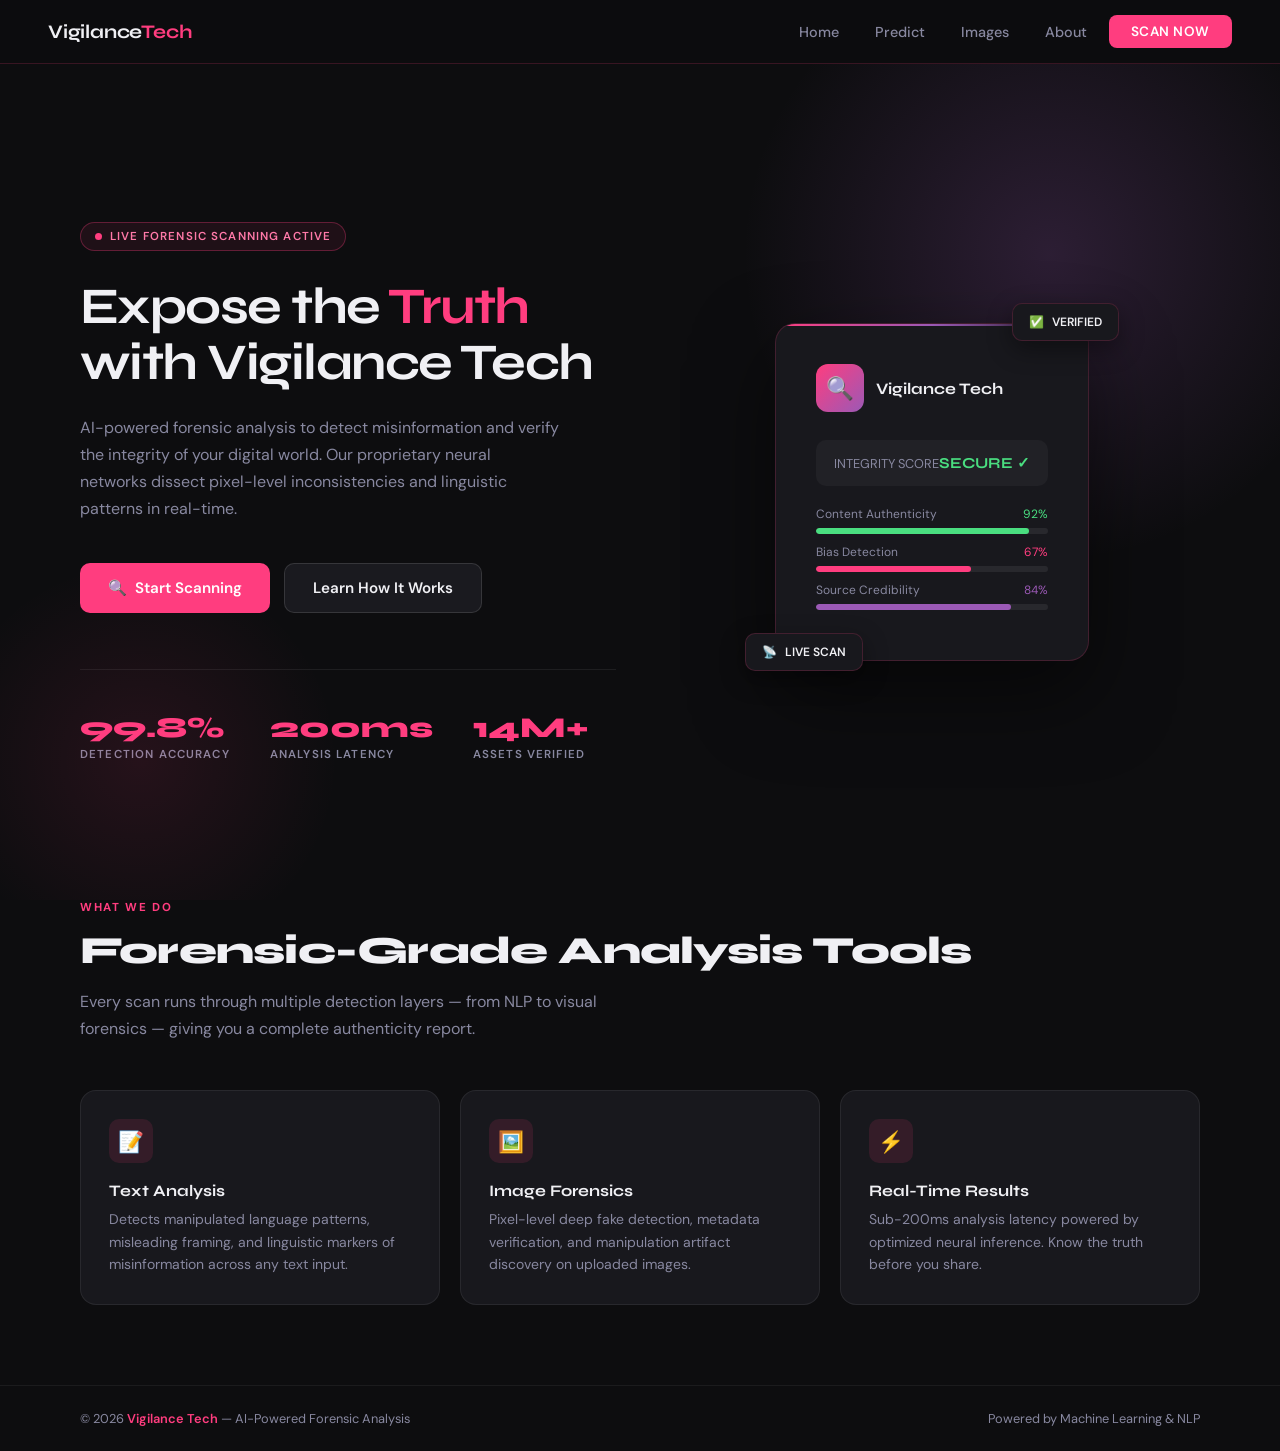
<file: frontend/index.html>
<!DOCTYPE html>
<html lang="en">
<head>
  <meta charset="UTF-8" />
  <meta name="viewport" content="width=device-width, initial-scale=1.0" />
  <title>Vigilance Tech — Home</title>
  <link rel="stylesheet" href="css/global.css" />
  <link rel="stylesheet" href="css/nav.css" />
  <link rel="stylesheet" href="css/home.css" />
</head>
<body>

  <!-- ── NAV ── -->
  <nav>
    <a class="nav-logo" href="index.html">Vigilance<span>Tech</span></a>
    <div class="nav-links">
      <a class="nav-link" id="nav-home"    href="index.html">Home</a>
      <a class="nav-link" id="nav-predict" href="predict.html">Predict</a>
      <a class="nav-link" id="nav-images"  href="images.html">Images</a>
      <a class="nav-link" id="nav-about"   href="about.html">About</a>
      <a class="nav-cta"                   href="predict.html">SCAN NOW</a>
    </div>
  </nav>

  <!-- ── HERO ── -->
  <section class="hero">
    <div class="hero-left">
      <div class="badge">
        <span class="badge-dot"></span> LIVE FORENSIC SCANNING ACTIVE
      </div>
      <h1 class="hero-title">
        Expose the <span class="accent">Truth</span> with Vigilance Tech
      </h1>
      <p class="hero-desc">
        AI-powered forensic analysis to detect misinformation and verify the integrity
        of your digital world. Our proprietary neural networks dissect pixel-level
        inconsistencies and linguistic patterns in real-time.
      </p>
      <div class="hero-btns">
        <a class="btn-primary" href="predict.html">
          <span>🔍</span> Start Scanning
        </a>
        <a class="btn-secondary" href="about.html">
          Learn How It Works
        </a>
      </div>
      <div class="hero-stats">
        <div>
          <div class="stat-val">99.8%</div>
          <div class="stat-label">DETECTION ACCURACY</div>
        </div>
        <div>
          <div class="stat-val">200ms</div>
          <div class="stat-label">ANALYSIS LATENCY</div>
        </div>
        <div>
          <div class="stat-val">14M+</div>
          <div class="stat-label">ASSETS VERIFIED</div>
        </div>
      </div>
    </div>

    <!-- Decorative scan card (right side) -->
    <div class="hero-visual">
      <div style="position:relative;">
        <div class="scan-card">
          <div class="scan-card-logo">
            <div class="logo-icon">🔍</div>
            <span>Vigilance Tech</span>
          </div>
          <div class="integrity-row">
            <span class="integrity-label">INTEGRITY SCORE</span>
            <span class="integrity-val">SECURE ✓</span>
          </div>
          <div class="scan-bar-wrap">
            <div class="scan-bar-label">
              <span>Content Authenticity</span><span style="color:#4ade80">92%</span>
            </div>
            <div class="scan-bar"><div class="scan-bar-fill fill-green"></div></div>

            <div class="scan-bar-label">
              <span>Bias Detection</span><span style="color:var(--pink)">67%</span>
            </div>
            <div class="scan-bar"><div class="scan-bar-fill fill-pink"></div></div>

            <div class="scan-bar-label">
              <span>Source Credibility</span><span style="color:var(--purple)">84%</span>
            </div>
            <div class="scan-bar"><div class="scan-bar-fill fill-purple"></div></div>
          </div>
        </div>
        <div class="floating-badge top-right">✅ <span>VERIFIED</span></div>
        <div class="floating-badge bot-left">📡 <span>LIVE SCAN</span></div>
      </div>
    </div>
  </section>

  <!-- ── FEATURES ── -->
  <section class="features-section">
    <div class="section-label">What We Do</div>
    <h2 class="section-title">Forensic-Grade Analysis Tools</h2>
    <p class="section-desc">
      Every scan runs through multiple detection layers — from NLP to visual forensics —
      giving you a complete authenticity report.
    </p>
    <div class="features-grid">
      <div class="feature-card">
        <div class="feature-icon">📝</div>
        <div class="feature-title">Text Analysis</div>
        <div class="feature-desc">
          Detects manipulated language patterns, misleading framing, and linguistic
          markers of misinformation across any text input.
        </div>
      </div>
      <div class="feature-card">
        <div class="feature-icon">🖼️</div>
        <div class="feature-title">Image Forensics</div>
        <div class="feature-desc">
          Pixel-level deep fake detection, metadata verification, and manipulation
          artifact discovery on uploaded images.
        </div>
      </div>
      <div class="feature-card">
        <div class="feature-icon">⚡</div>
        <div class="feature-title">Real-Time Results</div>
        <div class="feature-desc">
          Sub-200ms analysis latency powered by optimized neural inference.
          Know the truth before you share.
        </div>
      </div>
    </div>
  </section>

  <!-- ── FOOTER ── -->
  <footer>
    <div>© 2026 <span>Vigilance Tech</span> — AI-Powered Forensic Analysis</div>
    <div>Powered by Machine Learning &amp; NLP</div>
  </footer>

  <script src="js/nav.js"></script>
</body>
</html>
</file>
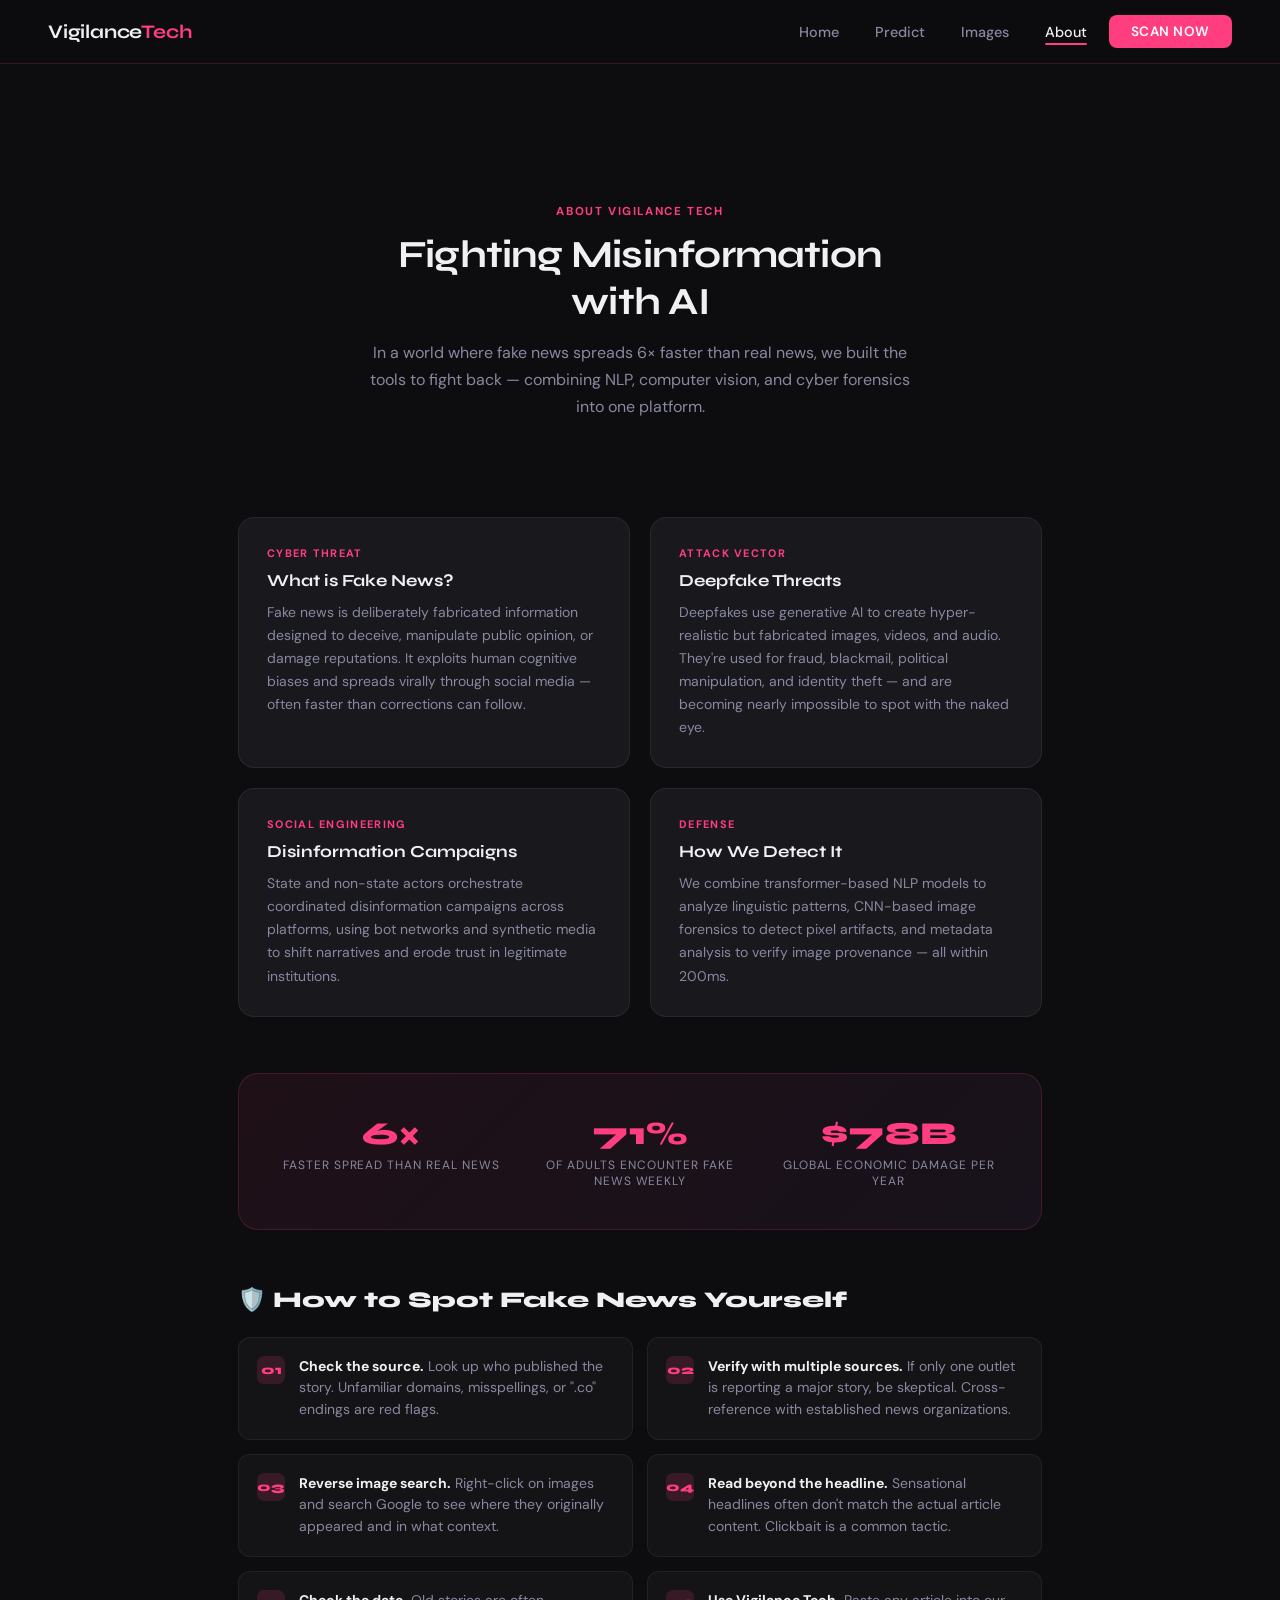
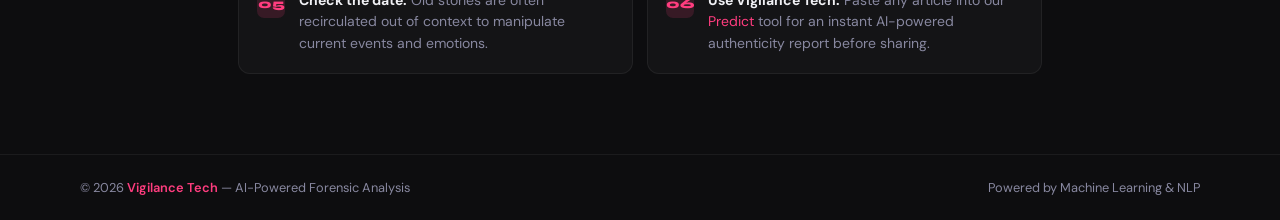
<file: frontend/about.html>
<!DOCTYPE html>
<html lang="en">
<head>
  <meta charset="UTF-8" />
  <meta name="viewport" content="width=device-width, initial-scale=1.0" />
  <title>Vigilance Tech — About</title>
  <link rel="stylesheet" href="css/global.css" />
  <link rel="stylesheet" href="css/nav.css" />
  <link rel="stylesheet" href="css/about.css" />
</head>
<body>

  <!-- ── NAV ── -->
  <nav>
    <a class="nav-logo" href="index.html">Vigilance<span>Tech</span></a>
    <div class="nav-links">
      <a class="nav-link" id="nav-home"    href="index.html">Home</a>
      <a class="nav-link" id="nav-predict" href="predict.html">Predict</a>
      <a class="nav-link" id="nav-images"  href="images.html">Images</a>
      <a class="nav-link" id="nav-about"   href="about.html">About</a>
      <a class="nav-cta"                   href="predict.html">SCAN NOW</a>
    </div>
  </nav>

  <!-- ── ABOUT CONTENT ── -->
  <main class="about-wrap">

    <!-- Header -->
    <div class="about-hero">
      <div class="section-label">About Vigilance Tech</div>
      <h1 class="section-title">Fighting Misinformation<br>with AI</h1>
      <p class="section-desc">
        In a world where fake news spreads 6× faster than real news, we built the tools
        to fight back — combining NLP, computer vision, and cyber forensics into one platform.
      </p>
    </div>

    <!-- Info cards -->
    <div class="info-grid">
      <div class="info-card">
        <div class="info-card-tag">Cyber Threat</div>
        <div class="info-card-title">What is Fake News?</div>
        <div class="info-card-desc">
          Fake news is deliberately fabricated information designed to deceive,
          manipulate public opinion, or damage reputations. It exploits human cognitive
          biases and spreads virally through social media — often faster than corrections
          can follow.
        </div>
      </div>
      <div class="info-card">
        <div class="info-card-tag">Attack Vector</div>
        <div class="info-card-title">Deepfake Threats</div>
        <div class="info-card-desc">
          Deepfakes use generative AI to create hyper-realistic but fabricated images,
          videos, and audio. They're used for fraud, blackmail, political manipulation,
          and identity theft — and are becoming nearly impossible to spot with the naked eye.
        </div>
      </div>
      <div class="info-card">
        <div class="info-card-tag">Social Engineering</div>
        <div class="info-card-title">Disinformation Campaigns</div>
        <div class="info-card-desc">
          State and non-state actors orchestrate coordinated disinformation campaigns
          across platforms, using bot networks and synthetic media to shift narratives
          and erode trust in legitimate institutions.
        </div>
      </div>
      <div class="info-card">
        <div class="info-card-tag">Defense</div>
        <div class="info-card-title">How We Detect It</div>
        <div class="info-card-desc">
          We combine transformer-based NLP models to analyze linguistic patterns,
          CNN-based image forensics to detect pixel artifacts, and metadata analysis
          to verify image provenance — all within 200ms.
        </div>
      </div>
    </div>

    <!-- Stats banner -->
    <div class="stat-banner">
      <div>
        <div class="stat-banner-val">6×</div>
        <div class="stat-banner-label">FASTER SPREAD THAN REAL NEWS</div>
      </div>
      <div>
        <div class="stat-banner-val">71%</div>
        <div class="stat-banner-label">OF ADULTS ENCOUNTER FAKE NEWS WEEKLY</div>
      </div>
      <div>
        <div class="stat-banner-val">$78B</div>
        <div class="stat-banner-label">GLOBAL ECONOMIC DAMAGE PER YEAR</div>
      </div>
    </div>

    <!-- Tips -->
    <div class="tips-section">
      <h3>🛡️ How to Spot Fake News Yourself</h3>
      <div class="tips-grid">
        <div class="tip">
          <div class="tip-num">01</div>
          <div class="tip-text">
            <strong>Check the source.</strong> Look up who published the story.
            Unfamiliar domains, misspellings, or ".co" endings are red flags.
          </div>
        </div>
        <div class="tip">
          <div class="tip-num">02</div>
          <div class="tip-text">
            <strong>Verify with multiple sources.</strong> If only one outlet is
            reporting a major story, be skeptical. Cross-reference with established
            news organizations.
          </div>
        </div>
        <div class="tip">
          <div class="tip-num">03</div>
          <div class="tip-text">
            <strong>Reverse image search.</strong> Right-click on images and search
            Google to see where they originally appeared and in what context.
          </div>
        </div>
        <div class="tip">
          <div class="tip-num">04</div>
          <div class="tip-text">
            <strong>Read beyond the headline.</strong> Sensational headlines often
            don't match the actual article content. Clickbait is a common tactic.
          </div>
        </div>
        <div class="tip">
          <div class="tip-num">05</div>
          <div class="tip-text">
            <strong>Check the date.</strong> Old stories are often recirculated out
            of context to manipulate current events and emotions.
          </div>
        </div>
        <div class="tip">
          <div class="tip-num">06</div>
          <div class="tip-text">
            <strong>Use Vigilance Tech.</strong> Paste any article into our
            <a href="predict.html" style="color:var(--pink);text-decoration:none;">Predict</a>
            tool for an instant AI-powered authenticity report before sharing.
          </div>
        </div>
      </div>
    </div>

  </main>

  <!-- ── FOOTER ── -->
  <footer>
    <div>© 2026 <span>Vigilance Tech</span> — AI-Powered Forensic Analysis</div>
    <div>Powered by Machine Learning &amp; NLP</div>
  </footer>

  <script src="js/nav.js"></script>
</body>
</html>
</file>
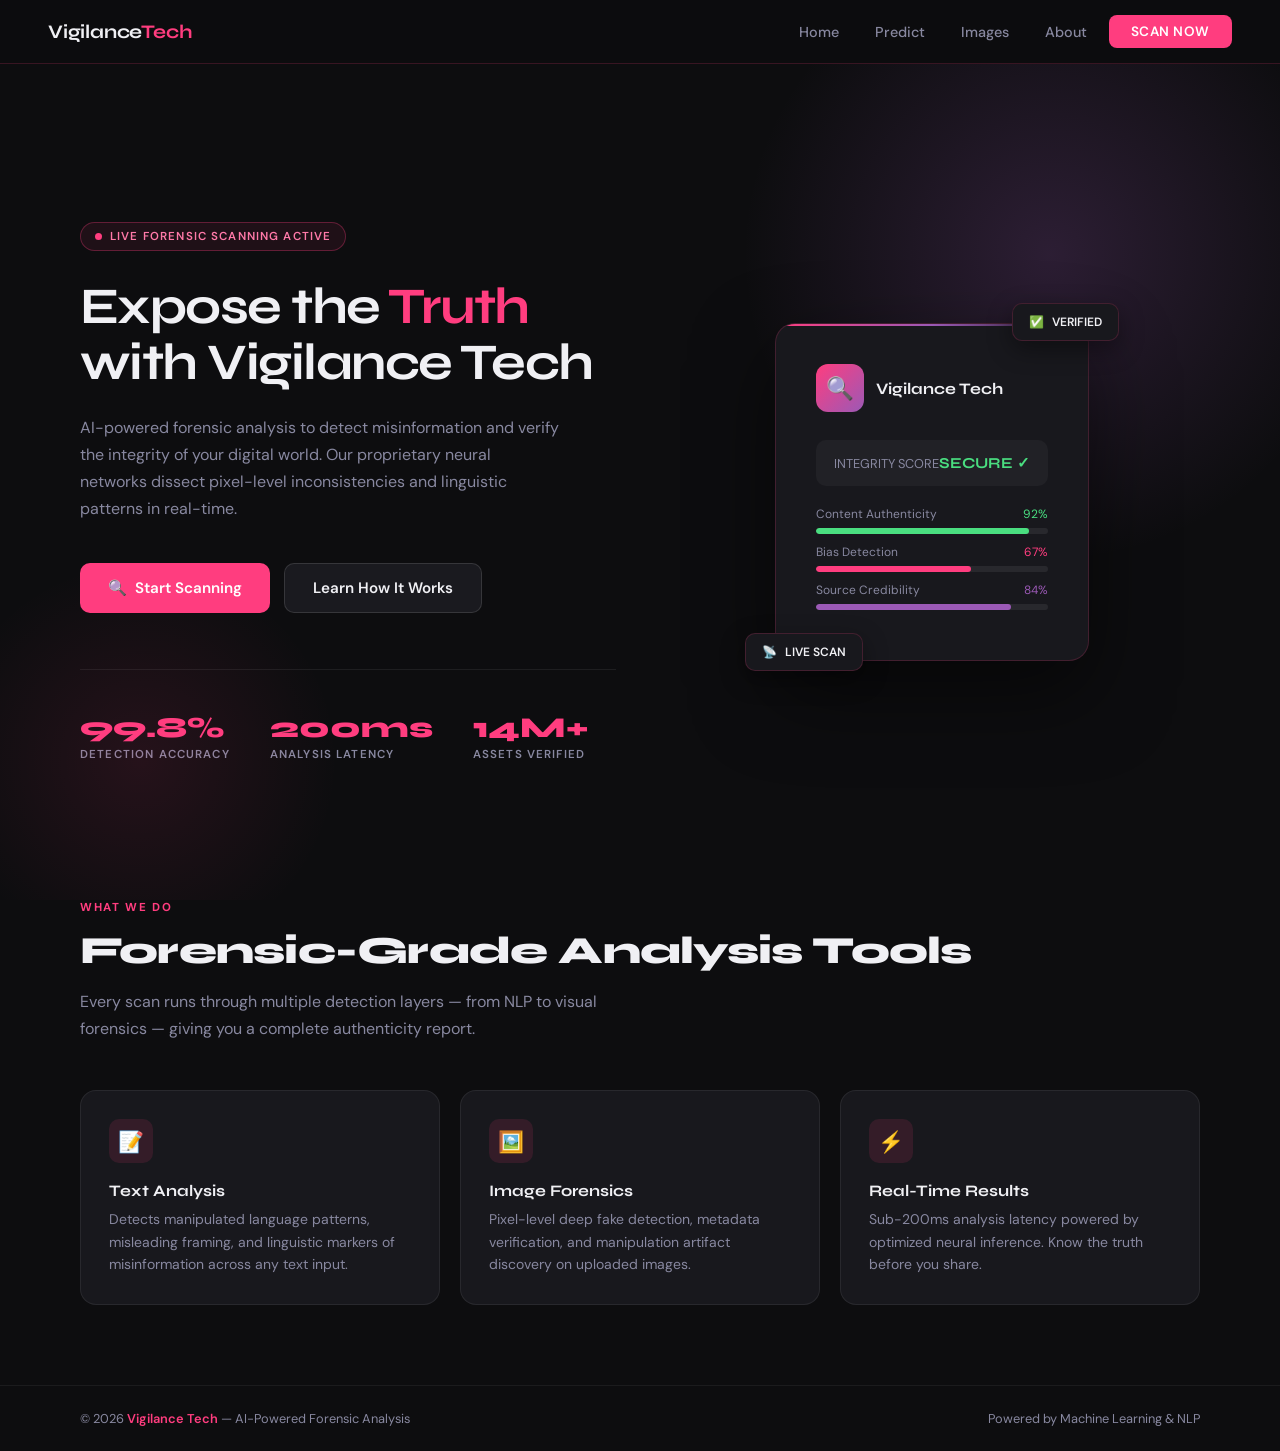
<file: frontend/home.html>
<!DOCTYPE html>
<html lang="en">
<head>
  <meta charset="UTF-8" />
  <meta name="viewport" content="width=device-width, initial-scale=1.0" />
  <title>Vigilance Tech — Home</title>
  <link rel="stylesheet" href="css/global.css" />
  <link rel="stylesheet" href="css/nav.css" />
  <link rel="stylesheet" href="css/home.css" />
</head>
<body>

  <!-- ── NAV ── -->
  <nav>
    <a class="nav-logo" href="home.html">Vigilance<span>Tech</span></a>
    <div class="nav-links">
      <a class="nav-link" id="nav-home"    href="home.html">Home</a>
      <a class="nav-link" id="nav-predict" href="predict.html">Predict</a>
      <a class="nav-link" id="nav-images"  href="images.html">Images</a>
      <a class="nav-link" id="nav-about"   href="about.html">About</a>
      <a class="nav-cta"                   href="predict.html">SCAN NOW</a>
    </div>
  </nav>

  <!-- ── HERO ── -->
  <section class="hero">
    <div class="hero-left">
      <div class="badge">
        <span class="badge-dot"></span> LIVE FORENSIC SCANNING ACTIVE
      </div>
      <h1 class="hero-title">
        Expose the <span class="accent">Truth</span> with Vigilance Tech
      </h1>
      <p class="hero-desc">
        AI-powered forensic analysis to detect misinformation and verify the integrity
        of your digital world. Our proprietary neural networks dissect pixel-level
        inconsistencies and linguistic patterns in real-time.
      </p>
      <div class="hero-btns">
        <a class="btn-primary" href="predict.html">
          <span>🔍</span> Start Scanning
        </a>
        <a class="btn-secondary" href="about.html">
          Learn How It Works
        </a>
      </div>
      <div class="hero-stats">
        <div>
          <div class="stat-val">99.8%</div>
          <div class="stat-label">DETECTION ACCURACY</div>
        </div>
        <div>
          <div class="stat-val">200ms</div>
          <div class="stat-label">ANALYSIS LATENCY</div>
        </div>
        <div>
          <div class="stat-val">14M+</div>
          <div class="stat-label">ASSETS VERIFIED</div>
        </div>
      </div>
    </div>

    <!-- Decorative scan card (right side) -->
    <div class="hero-visual">
      <div style="position:relative;">
        <div class="scan-card">
          <div class="scan-card-logo">
            <div class="logo-icon">🔍</div>
            <span>Vigilance Tech</span>
          </div>
          <div class="integrity-row">
            <span class="integrity-label">INTEGRITY SCORE</span>
            <span class="integrity-val">SECURE ✓</span>
          </div>
          <div class="scan-bar-wrap">
            <div class="scan-bar-label">
              <span>Content Authenticity</span><span style="color:#4ade80">92%</span>
            </div>
            <div class="scan-bar"><div class="scan-bar-fill fill-green"></div></div>

            <div class="scan-bar-label">
              <span>Bias Detection</span><span style="color:var(--pink)">67%</span>
            </div>
            <div class="scan-bar"><div class="scan-bar-fill fill-pink"></div></div>

            <div class="scan-bar-label">
              <span>Source Credibility</span><span style="color:var(--purple)">84%</span>
            </div>
            <div class="scan-bar"><div class="scan-bar-fill fill-purple"></div></div>
          </div>
        </div>
        <div class="floating-badge top-right">✅ <span>VERIFIED</span></div>
        <div class="floating-badge bot-left">📡 <span>LIVE SCAN</span></div>
      </div>
    </div>
  </section>

  <!-- ── FEATURES ── -->
  <section class="features-section">
    <div class="section-label">What We Do</div>
    <h2 class="section-title">Forensic-Grade Analysis Tools</h2>
    <p class="section-desc">
      Every scan runs through multiple detection layers — from NLP to visual forensics —
      giving you a complete authenticity report.
    </p>
    <div class="features-grid">
      <div class="feature-card">
        <div class="feature-icon">📝</div>
        <div class="feature-title">Text Analysis</div>
        <div class="feature-desc">
          Detects manipulated language patterns, misleading framing, and linguistic
          markers of misinformation across any text input.
        </div>
      </div>
      <div class="feature-card">
        <div class="feature-icon">🖼️</div>
        <div class="feature-title">Image Forensics</div>
        <div class="feature-desc">
          Pixel-level deep fake detection, metadata verification, and manipulation
          artifact discovery on uploaded images.
        </div>
      </div>
      <div class="feature-card">
        <div class="feature-icon">⚡</div>
        <div class="feature-title">Real-Time Results</div>
        <div class="feature-desc">
          Sub-200ms analysis latency powered by optimized neural inference.
          Know the truth before you share.
        </div>
      </div>
    </div>
  </section>

  <!-- ── FOOTER ── -->
  <footer>
    <div>© 2026 <span>Vigilance Tech</span> — AI-Powered Forensic Analysis</div>
    <div>Powered by Machine Learning &amp; NLP</div>
  </footer>

  <script src="js/nav.js"></script>
</body>
</html>
</file>
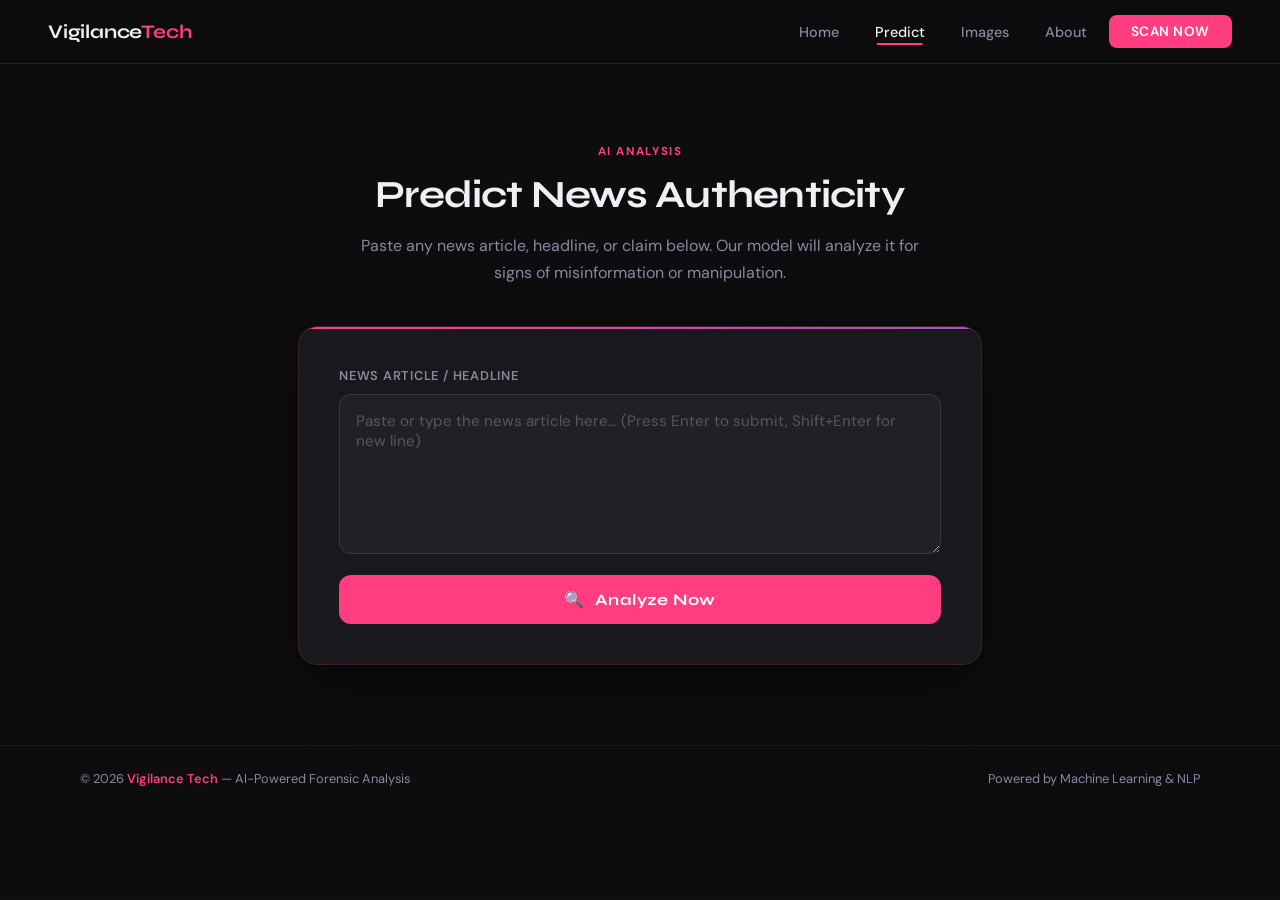
<file: frontend/predict.html>
<!DOCTYPE html>
<html lang="en">
<head>
  <meta charset="UTF-8" />
  <meta name="viewport" content="width=device-width, initial-scale=1.0" />
  <title>Vigilance Tech — Predict</title>
  <link rel="stylesheet" href="css/global.css" />
  <link rel="stylesheet" href="css/nav.css" />
  <link rel="stylesheet" href="css/predict.css" />
</head>
<body>

  <!-- ── NAV ── -->
  <nav>
    <a class="nav-logo" href="index.html">Vigilance<span>Tech</span></a>
    <div class="nav-links">
      <a class="nav-link" id="nav-home"    href="index.html">Home</a>
      <a class="nav-link" id="nav-predict" href="predict.html">Predict</a>
      <a class="nav-link" id="nav-images"  href="images.html">Images</a>
      <a class="nav-link" id="nav-about"   href="about.html">About</a>
      <a class="nav-cta"                   href="predict.html">SCAN NOW</a>
    </div>
  </nav>

  <!-- ── PREDICT CONTENT ── -->
  <main class="predict-wrap">
    <div class="section-label">AI Analysis</div>
    <h1 class="section-title">Predict News Authenticity</h1>
    <p class="section-desc">
      Paste any news article, headline, or claim below. Our model will analyze it
      for signs of misinformation or manipulation.
    </p>

    <!-- Input card -->
    <div class="predict-card">
      <label for="newsText">NEWS ARTICLE / HEADLINE</label>
      <textarea
        id="newsText"
        placeholder="Paste or type the news article here… (Press Enter to submit, Shift+Enter for new line)"
      ></textarea>
      <button class="predict-submit" id="analyzeBtn" onclick="analyzeText()">
        <span>🔍</span> Analyze Now
      </button>
    </div>

    <!-- Spinner -->
    <div class="spinner-wrap" id="spinnerWrap">
      <div class="spinner"></div>
      <span style="color:var(--muted);font-size:.9rem;">Analyzing content…</span>
    </div>

    <!-- Result box -->
    <div class="result-box" id="resultBox">
      <div class="result-label" id="resultLabel"></div>
      <div class="result-detail" id="resultDetail"></div>

      <!-- Confidence bar -->
      <div class="confidence-bar-wrap">
        <div class="confidence-meta">
          <span>Confidence</span>
          <span id="confVal"></span>
        </div>
        <div class="confidence-bar">
          <div class="confidence-fill" id="confFill" style="width:0%"></div>
        </div>
      </div>

      <!-- Probability breakdown (shown when backend returns probabilities) -->
      <div class="probabilities" id="probSection" style="display:none;">
        <h4>DETAILED PROBABILITIES</h4>
        <div class="probability-item">
          <div style="flex:1;">
            <div class="probability-label">🚨 Fake News Probability</div>
            <div class="probability-bar-container">
              <div class="probability-bar-fill" id="fakeBar" style="width:0%"></div>
            </div>
          </div>
          <div class="probability-value" id="fakeVal">—</div>
        </div>
        <div class="probability-item">
          <div style="flex:1;">
            <div class="probability-label">✅ Real News Probability</div>
            <div class="probability-bar-container">
              <div class="probability-bar-fill" id="realBar" style="width:0%;background:#4ade80;"></div>
            </div>
          </div>
          <div class="probability-value" id="realVal">—</div>
        </div>
      </div>
    </div>
  </main>

  <!-- ── FOOTER ── -->
  <footer>
    <div>© 2026 <span>Vigilance Tech</span> — AI-Powered Forensic Analysis</div>
    <div>Powered by Machine Learning &amp; NLP</div>
  </footer>

  <script src="js/nav.js"></script>
  <script src="js/predict.js"></script>
</body>
</html>
</file>
<file: frontend/css/global.css>
/* ═══════════════════════════════════════
   global.css — shared tokens & base styles
   ═══════════════════════════════════════ */

@import url('https://fonts.googleapis.com/css2?family=Syne:wght@400;600;700;800&family=DM+Sans:wght@300;400;500&display=swap');

*, *::before, *::after { box-sizing: border-box; margin: 0; padding: 0; }

:root {
  --pink:       #ff3d7f;
  --pink-light: #ff79a8;
  --purple:     #9b59b6;
  --purple-dim: #6c3483;
  --bg:         #0d0d0f;
  --bg2:        #131316;
  --bg3:        #1a1a1f;
  --card:       #18181d;
  --border:     rgba(255,61,127,0.18);
  --text:       #f0f0f4;
  --muted:      #8888a0;
  --font-head:  'Syne', sans-serif;
  --font-body:  'DM Sans', sans-serif;
}

html { scroll-behavior: smooth; }

body {
  background: var(--bg);
  color: var(--text);
  font-family: var(--font-body);
  min-height: 100vh;
  overflow-x: hidden;
}

@keyframes fadeIn {
  from { opacity: 0; transform: translateY(12px); }
  to   { opacity: 1; transform: none; }
}
.page-anim { animation: fadeIn 0.35s ease; }

/* ── Shared section headings ── */
.section-label {
  font-size: .72rem; letter-spacing: .14em; color: var(--pink);
  font-weight: 700; text-transform: uppercase; margin-bottom: 12px;
}
.section-title {
  font-family: var(--font-head); font-size: clamp(1.8rem, 3vw, 2.6rem);
  font-weight: 800; letter-spacing: -.02em; margin-bottom: 14px;
}
.section-desc {
  color: var(--muted); font-size: 1rem; line-height: 1.7; max-width: 560px;
}

/* ── Shared buttons ── */
.btn-primary {
  display: inline-flex; align-items: center; gap: 8px;
  background: var(--pink); color: #fff; border: none; cursor: pointer;
  padding: 14px 28px; border-radius: 10px; font-family: var(--font-body);
  font-size: .95rem; font-weight: 600; transition: background .2s, transform .15s;
  text-decoration: none;
}
.btn-primary:hover { background: #e0346d; transform: translateY(-2px); }

.btn-secondary {
  display: inline-flex; align-items: center; gap: 8px;
  background: var(--bg3); color: var(--text); border: 1px solid rgba(255,255,255,.12);
  cursor: pointer; padding: 14px 28px; border-radius: 10px; font-family: var(--font-body);
  font-size: .95rem; font-weight: 600; transition: border-color .2s, transform .15s;
  text-decoration: none;
}
.btn-secondary:hover { border-color: var(--pink-light); transform: translateY(-2px); }

/* ── Footer ── */
footer {
  border-top: 1px solid rgba(255,255,255,.06); padding: 24px 80px;
  display: flex; align-items: center; justify-content: space-between;
  font-size: .8rem; color: var(--muted);
}
footer span { color: var(--pink); font-weight: 600; }

@media (max-width: 900px) {
  footer { flex-direction: column; gap: 8px; padding: 20px 24px; text-align: center; }
}
</file>
<file: frontend/css/nav.css>
/* ═══════════════════
   nav.css
   ═══════════════════ */

nav {
  position: sticky; top: 0; z-index: 100;
  display: flex; align-items: center; justify-content: space-between;
  padding: 0 48px; height: 64px;
  background: rgba(13,13,15,0.85);
  backdrop-filter: blur(18px);
  border-bottom: 1px solid var(--border);
}

.nav-logo {
  font-family: var(--font-head); font-size: 1.2rem; font-weight: 700;
  color: var(--text); letter-spacing: -.01em; cursor: pointer;
  text-decoration: none;
}
.nav-logo span { color: var(--pink); }

.nav-links { display: flex; gap: 8px; align-items: center; }

.nav-link {
  font-family: var(--font-body); font-size: .9rem; font-weight: 500;
  color: var(--muted); background: none; border: none; cursor: pointer;
  padding: 6px 14px; border-radius: 6px; transition: color .2s, background .2s;
  position: relative; text-decoration: none;
}
.nav-link::after {
  content: ''; position: absolute; bottom: 2px; left: 50%; transform: translateX(-50%);
  width: 0; height: 2px; background: var(--pink); border-radius: 2px; transition: width .2s;
}
.nav-link:hover { color: var(--text); }
.nav-link.active { color: var(--text); }
.nav-link.active::after { width: 60%; }

.nav-cta {
  background: var(--pink); color: #fff; border: none; cursor: pointer;
  padding: 8px 22px; border-radius: 8px; font-family: var(--font-body);
  font-size: .85rem; font-weight: 600; letter-spacing: .04em;
  transition: background .2s, transform .15s; text-decoration: none;
}
.nav-cta:hover { background: #e0346d; transform: translateY(-1px); }

@media (max-width: 900px) {
  nav { padding: 0 20px; }
  .nav-links { gap: 2px; }
  .nav-link { padding: 6px 8px; font-size: .8rem; }
  .nav-cta { padding: 7px 14px; font-size: .78rem; }
}
</file>
<file: frontend/css/home.css>
/* ═══════════════════
   home.css
   ═══════════════════ */

/* ── Hero ── */
.hero {
  display: grid; grid-template-columns: 1fr 1fr;
  align-items: center; gap: 48px;
  padding: 80px 80px 60px;
  min-height: calc(100vh - 64px);
  position: relative; overflow: hidden;
}
.hero::before {
  content: '';
  position: absolute; top: -120px; right: -80px;
  width: 620px; height: 620px; border-radius: 50%;
  background: radial-gradient(circle, rgba(155,89,182,.22) 0%, transparent 70%);
  pointer-events: none;
}
.hero::after {
  content: '';
  position: absolute; bottom: -60px; left: -60px;
  width: 400px; height: 400px; border-radius: 50%;
  background: radial-gradient(circle, rgba(255,61,127,.1) 0%, transparent 70%);
  pointer-events: none;
}

/* Badge */
.badge {
  display: inline-flex; align-items: center; gap: 8px;
  background: rgba(255,61,127,.08); border: 1px solid rgba(255,61,127,.3);
  padding: 6px 14px; border-radius: 20px; margin-bottom: 28px;
  font-size: .72rem; font-weight: 600; letter-spacing: .1em; color: var(--pink-light);
}
.badge-dot {
  width: 7px; height: 7px; border-radius: 50%; background: var(--pink);
  animation: pulse 1.6s ease-in-out infinite;
}
@keyframes pulse { 0%,100%{opacity:1;transform:scale(1)} 50%{opacity:.5;transform:scale(.8)} }

/* Hero text */
.hero-title {
  font-family: var(--font-head); font-size: clamp(2.4rem, 4vw, 3.6rem);
  font-weight: 700; line-height: 1.08; letter-spacing: -.03em; margin-bottom: 24px;
}
.hero-title .accent { color: var(--pink); }
.hero-desc { font-size: 1rem; color: var(--muted); line-height: 1.7; max-width: 480px; margin-bottom: 40px; }
.hero-btns { display: flex; gap: 14px; flex-wrap: wrap; }

/* Hero stats */
.hero-stats {
  display: flex; gap: 40px; margin-top: 56px; padding-top: 40px;
  border-top: 1px solid rgba(255,255,255,.07);
}
.stat-val { font-family: var(--font-head); font-size: 1.8rem; font-weight: 800; color: var(--pink); margin-bottom: 2px; }
.stat-label { font-size: .72rem; letter-spacing: .1em; color: var(--muted); font-weight: 600; }

/* Hero visual */
.hero-visual { display: flex; justify-content: center; align-items: center; position: relative; }

.scan-card {
  background: var(--card); border: 1px solid var(--border);
  border-radius: 20px; padding: 40px; width: 100%; max-width: 380px;
  box-shadow: 0 32px 80px rgba(0,0,0,.5); position: relative; overflow: hidden;
}
.scan-card::before {
  content: ''; position: absolute; top: 0; left: 0; right: 0; height: 2px;
  background: linear-gradient(90deg, var(--pink), var(--purple), transparent);
}
.scan-card-logo { display: flex; align-items: center; gap: 12px; margin-bottom: 28px; }
.logo-icon {
  width: 48px; height: 48px; border-radius: 12px;
  background: linear-gradient(135deg, var(--pink), var(--purple));
  display: flex; align-items: center; justify-content: center; font-size: 1.4rem;
}
.scan-card-logo span { font-family: var(--font-head); font-size: 1rem; font-weight: 700; }
.integrity-row {
  display: flex; justify-content: space-between; align-items: center;
  background: rgba(255,255,255,.04); border-radius: 10px; padding: 14px 18px; margin-bottom: 12px;
}
.integrity-label { font-size: .8rem; color: var(--muted); }
.integrity-val { font-family: var(--font-head); font-size: .95rem; font-weight: 700; color: #4ade80; }
.scan-bar-wrap { margin-top: 20px; }
.scan-bar-label { font-size: .75rem; color: var(--muted); margin-bottom: 6px; display: flex; justify-content: space-between; }
.scan-bar { height: 6px; border-radius: 3px; background: rgba(255,255,255,.07); overflow: hidden; margin-bottom: 10px; }
.scan-bar-fill { height: 100%; border-radius: 3px; }
.fill-green  { background: #4ade80; width: 92%; }
.fill-pink   { background: var(--pink); width: 67%; }
.fill-purple { background: var(--purple); width: 84%; }

.floating-badge {
  position: absolute; background: var(--card); border: 1px solid var(--border);
  border-radius: 10px; padding: 10px 16px; font-size: .75rem; font-weight: 600;
  display: flex; align-items: center; gap: 8px; box-shadow: 0 8px 24px rgba(0,0,0,.4);
  animation: float 3s ease-in-out infinite;
}
.floating-badge.top-right { top: -20px; right: -30px; animation-delay: 0s; }
.floating-badge.bot-left  { bottom: -10px; left: -30px; animation-delay: 1.5s; }
@keyframes float { 0%,100%{transform:translateY(0)} 50%{transform:translateY(-8px)} }

/* ── Features section ── */
.features-section { padding: 0 80px 80px; }

.features-grid { display: grid; grid-template-columns: repeat(3,1fr); gap: 20px; margin-top: 48px; }

.feature-card {
  background: var(--card); border: 1px solid rgba(255,255,255,.07);
  border-radius: 16px; padding: 28px; transition: border-color .25s, transform .25s;
}
.feature-card:hover { border-color: var(--border); transform: translateY(-4px); }
.feature-icon {
  width: 44px; height: 44px; border-radius: 10px;
  background: rgba(255,61,127,.12); display: flex; align-items: center;
  justify-content: center; font-size: 1.3rem; margin-bottom: 18px;
}
.feature-title { font-family: var(--font-head); font-size: 1rem; font-weight: 700; margin-bottom: 8px; }
.feature-desc { font-size: .875rem; color: var(--muted); line-height: 1.6; }

@media (max-width: 900px) {
  .hero { grid-template-columns: 1fr; padding: 48px 24px 40px; }
  .hero-visual { display: none; }
  .features-section { padding: 0 24px 48px; }
  .features-grid { grid-template-columns: 1fr; }
}
</file>
<file: frontend/css/about.css>
/* ============================================
   about.css — About / cyber security info page
   ============================================ */

.about-wrap {
  max-width: 900px;
  margin: 0 auto;
  padding: 80px 48px;
  animation: fadeIn .35s ease;
}

/* ── Page hero header ── */
.about-hero {
  text-align: center;
  padding: 60px 0 48px;
}
.about-hero .section-title {
  font-weight: 700;
}
.about-hero .section-desc {
  margin: 0 auto;
}

/* ── Info cards grid ── */
.info-grid {
  display: grid;
  grid-template-columns: 1fr 1fr;
  gap: 20px;
  margin-top: 48px;
}

.info-card {
  background: var(--card);
  border: 1px solid rgba(255,255,255,.07);
  border-radius: 16px;
  padding: 28px;
  transition: border-color .25s, transform .2s;
}
.info-card:hover {
  border-color: var(--border);
  transform: translateY(-3px);
}

.info-card-tag {
  font-size: .68rem;
  letter-spacing: .12em;
  color: var(--pink);
  font-weight: 700;
  text-transform: uppercase;
  margin-bottom: 10px;
}
.info-card-title {
  font-family: var(--font-head);
  font-size: 1.05rem;
  font-weight: 700;
  margin-bottom: 10px;
}
.info-card-desc {
  font-size: .875rem;
  color: var(--muted);
  line-height: 1.65;
}

/* ── Stat banner ── */
.stat-banner {
  margin-top: 56px;
  background: linear-gradient(135deg, rgba(255,61,127,.08), rgba(155,89,182,.08));
  border: 1px solid var(--border);
  border-radius: 20px;
  padding: 40px;
  display: grid;
  grid-template-columns: repeat(3, 1fr);
  gap: 24px;
  text-align: center;
}
.stat-banner-val {
  font-family: var(--font-head);
  font-size: 2rem;
  font-weight: 800;
  color: var(--pink);
}
.stat-banner-label {
  font-size: .75rem;
  color: var(--muted);
  letter-spacing: .08em;
  margin-top: 4px;
}

/* ── Tips section ── */
.tips-section { margin-top: 56px; }

.tips-section h3 {
  font-family: var(--font-head);
  font-size: 1.4rem;
  font-weight: 800;
  margin-bottom: 24px;
  color: var(--text);
}

.tips-grid {
  display: grid;
  grid-template-columns: repeat(2, 1fr);
  gap: 14px;
}

.tip {
  display: flex;
  gap: 14px;
  align-items: flex-start;
  background: rgba(255,255,255,.03);
  border-radius: 12px;
  padding: 18px;
  border: 1px solid rgba(255,255,255,.06);
  transition: border-color .2s;
}
.tip:hover { border-color: rgba(255,61,127,.2); }

.tip-num {
  min-width: 28px;
  height: 28px;
  border-radius: 7px;
  background: rgba(255,61,127,.15);
  color: var(--pink);
  display: flex;
  align-items: center;
  justify-content: center;
  font-family: var(--font-head);
  font-size: .8rem;
  font-weight: 800;
}

.tip-text {
  font-size: .875rem;
  color: var(--muted);
  line-height: 1.55;
}
.tip-text strong { color: var(--text); }

/* ── Responsive ── */
@media (max-width: 900px) {
  .about-wrap    { padding: 48px 24px; }
  .info-grid     { grid-template-columns: 1fr; }
  .stat-banner   { grid-template-columns: 1fr; }
  .tips-grid     { grid-template-columns: 1fr; }
}
</file>
<file: frontend/css/predict.css>
/* ═══════════════════
   predict.css
   ═══════════════════ */

.predict-wrap {
  max-width: 780px; margin: 0 auto; padding: 80px 48px;
}
.predict-wrap .section-label,
.predict-wrap .section-title { font-weight: 700; text-align: center; }
.predict-wrap .section-desc  { text-align: center; margin: 0 auto 40px; }

.predict-card {
  background: var(--card); border: 1px solid var(--border);
  border-radius: 20px; padding: 40px;
  box-shadow: 0 20px 60px rgba(0,0,0,.4);
  position: relative; overflow: hidden;
}
.predict-card::before {
  content: ''; position: absolute; top: 0; left: 0; right: 0; height: 2px;
  background: linear-gradient(90deg, var(--pink), var(--purple));
}
.predict-card label {
  display: block; font-size: .8rem; font-weight: 600;
  letter-spacing: .06em; color: var(--muted); margin-bottom: 10px;
}
.predict-card textarea {
  width: 100%; background: rgba(255,255,255,.04);
  border: 1px solid rgba(255,255,255,.1); border-radius: 12px;
  padding: 16px; color: var(--text); font-family: var(--font-body);
  font-size: .95rem; resize: vertical; min-height: 160px;
  outline: none; transition: border-color .2s;
}
.predict-card textarea:focus   { border-color: var(--pink); }
.predict-card textarea::placeholder { color: #555566; }

.predict-submit {
  margin-top: 16px; width: 100%;
  background: var(--pink); color: #fff; border: none; cursor: pointer;
  padding: 15px; border-radius: 12px; font-family: var(--font-head);
  font-size: 1rem; font-weight: 700; letter-spacing: .03em;
  transition: background .2s, transform .15s;
  display: flex; align-items: center; justify-content: center; gap: 10px;
}
.predict-submit:hover    { background: #e0346d; transform: translateY(-2px); }
.predict-submit:disabled { background: #555; cursor: not-allowed; transform: none; }

/* ── Spinner ── */
.spinner-wrap {
  display: none; justify-content: center; align-items: center;
  gap: 12px; margin-top: 20px;
}
.spinner {
  width: 22px; height: 22px; border-radius: 50%;
  border: 3px solid rgba(255,255,255,.1); border-top-color: var(--pink);
  animation: spin .7s linear infinite;
}
@keyframes spin { to { transform: rotate(360deg); } }

/* ── Result box ── */
.result-box {
  margin-top: 24px; border-radius: 14px; padding: 24px 28px;
  border: 1px solid; display: none; animation: fadeIn .3s ease;
}
.result-box.real  { border-color: #4ade8055; background: rgba(74,222,128,.07); }
.result-box.fake  { border-color: rgba(255,61,127,.4); background: rgba(255,61,127,.07); }
.result-box.error { border-color: rgba(251,191,36,.4); background: rgba(251,191,36,.07); }

.result-label {
  font-family: var(--font-head); font-size: 1.3rem; font-weight: 800;
  display: flex; align-items: center; gap: 10px; margin-bottom: 8px;
}
.real  .result-label { color: #4ade80; }
.fake  .result-label { color: var(--pink); }
.error .result-label { color: #fbbf24; }
.result-detail { font-size: .9rem; color: var(--muted); line-height: 1.6; }

.confidence-bar-wrap { margin-top: 16px; }
.confidence-meta {
  display: flex; justify-content: space-between;
  font-size: .78rem; color: var(--muted); margin-bottom: 6px;
}
.confidence-bar { height: 8px; border-radius: 4px; background: rgba(255,255,255,.07); overflow: hidden; }
.confidence-fill { height: 100%; border-radius: 4px; transition: width .8s ease; }
.real  .confidence-fill { background: #4ade80; }
.fake  .confidence-fill { background: var(--pink); }

/* ── Probability bars (from your original script.js) ── */
.probabilities { margin-top: 20px; }
.probabilities h4 {
  font-family: var(--font-head); font-size: .9rem; font-weight: 700;
  color: var(--muted); letter-spacing: .06em; margin-bottom: 14px;
}
.probability-item {
  display: flex; align-items: center; justify-content: space-between;
  gap: 16px; margin-bottom: 12px;
}
.probability-label { font-size: .8rem; color: var(--muted); margin-bottom: 6px; }
.probability-bar-container {
  height: 6px; border-radius: 3px; background: rgba(255,255,255,.07);
  overflow: hidden; width: 100%;
}
.probability-bar-fill { height: 100%; border-radius: 3px; background: var(--pink); }
.probability-value { font-family: var(--font-head); font-size: .85rem; font-weight: 700; min-width: 48px; text-align: right; }

@media (max-width: 900px) {
  .predict-wrap { padding: 48px 20px; }
  .predict-card { padding: 24px 20px; }
}
</file>
